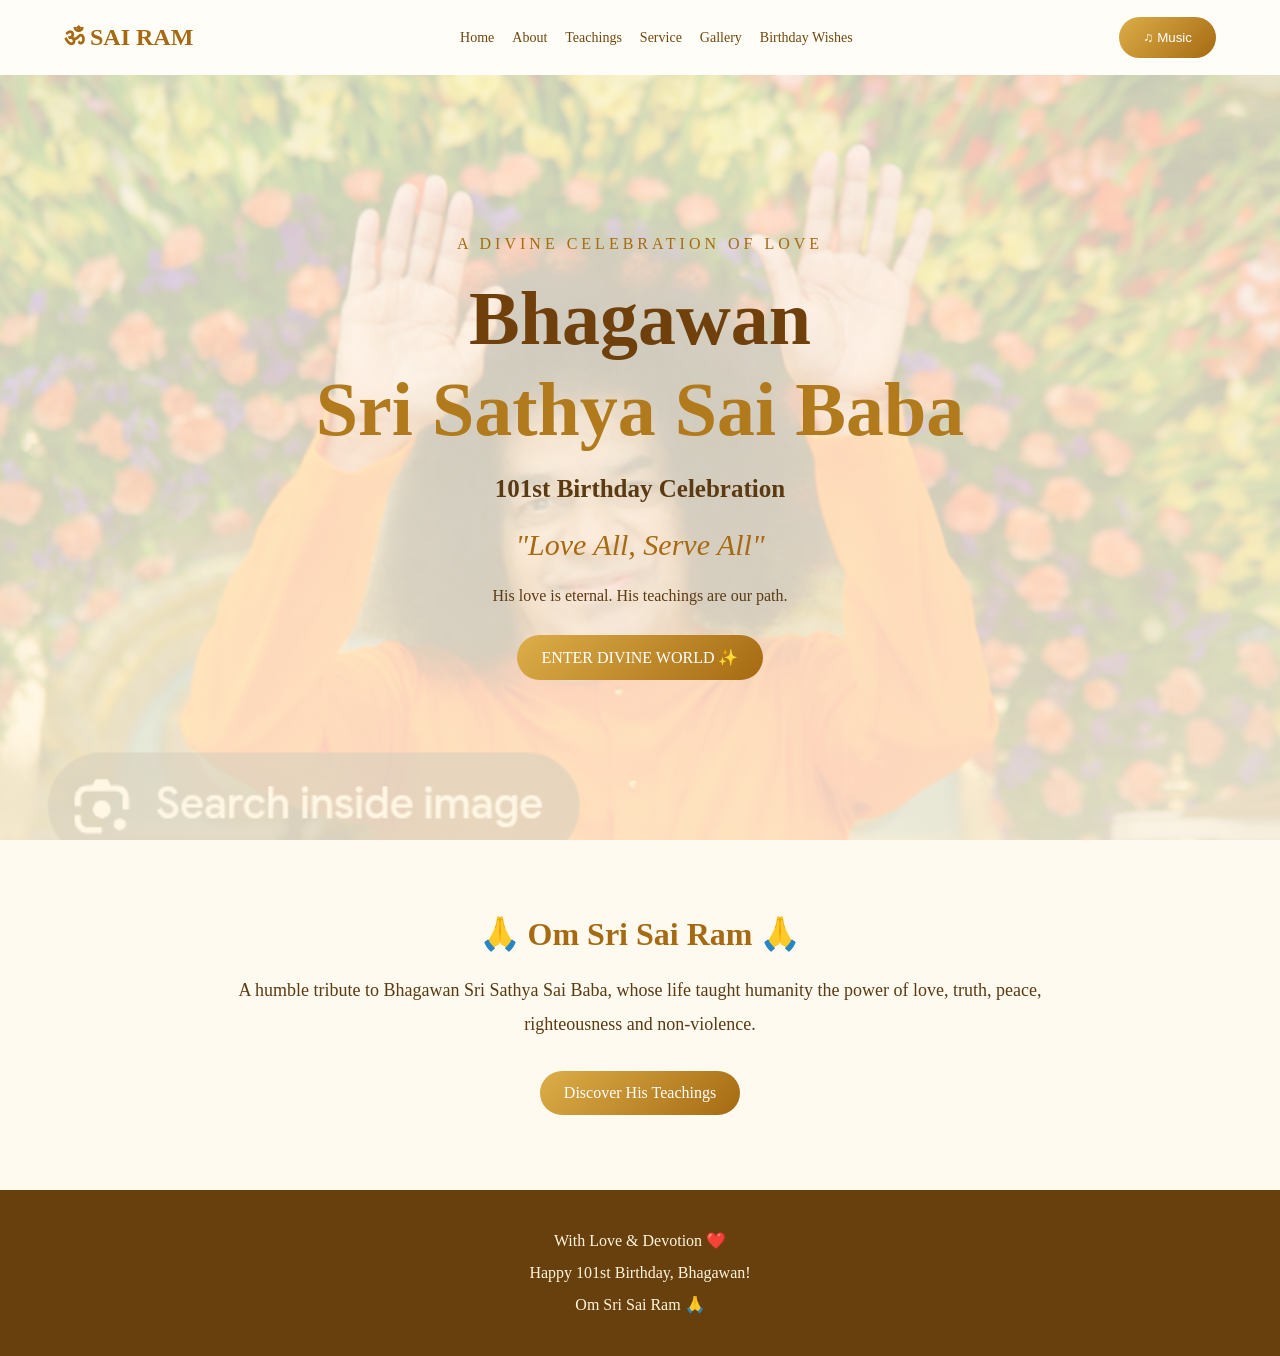
<file: index.html>
<!DOCTYPE html>
<html lang="en">
<head>
<meta charset="UTF-8">
<meta name="viewport" content="width=device-width, initial-scale=1.0">
<title>Sri Sathya Sai Baba | Divine Birthday Tribute</title>
<link rel="stylesheet" href="css/style.css">
</head>
<body>

<header>
    <div class="logo">ॐ SAI RAM</div>
    <nav>
        <a href="index.html">Home</a>
        <a href="about.html">About</a>
        <a href="teachings.html">Teachings</a>
        <a href="service.html">Service</a>
        <a href="gallery.html">Gallery</a>
        <a href="wishes.html">Birthday Wishes</a>
    </nav>
    <button id="musicBtn" onclick="toggleMusic()">♫ Music</button>
</header>

<audio id="bgMusic" loop>
    <source src="music/devotional.mp3" type="audio/mpeg">
</audio>

<section class="hero">
    <div class="hero-content">
        <p class="welcome">A DIVINE CELEBRATION OF LOVE</p>
        <h1>Bhagawan<br><span>Sri Sathya Sai Baba</span></h1>
        <h2>101st Birthday Celebration</h2>
        <p class="quote">"Love All, Serve All"</p>
        <p class="sub">His love is eternal. His teachings are our path.</p>
        <a href="about.html" class="btn">ENTER DIVINE WORLD ✨</a>
    </div>
</section>

<section class="message">
    <h2>🙏 Om Sri Sai Ram 🙏</h2>
    <p>
    A humble tribute to Bhagawan Sri Sathya Sai Baba,
    whose life taught humanity the power of love,
    truth, peace, righteousness and non-violence.
    </p>
    <a href="teachings.html" class="btn">Discover His Teachings</a>
</section>

<footer>
    <p>With Love & Devotion ❤️</p>
    <p>Happy 101st Birthday, Bhagawan!</p>
    <p>Om Sri Sai Ram 🙏</p>
</footer>

<script src="js/script.js"></script>
</body>
</html>
</file>
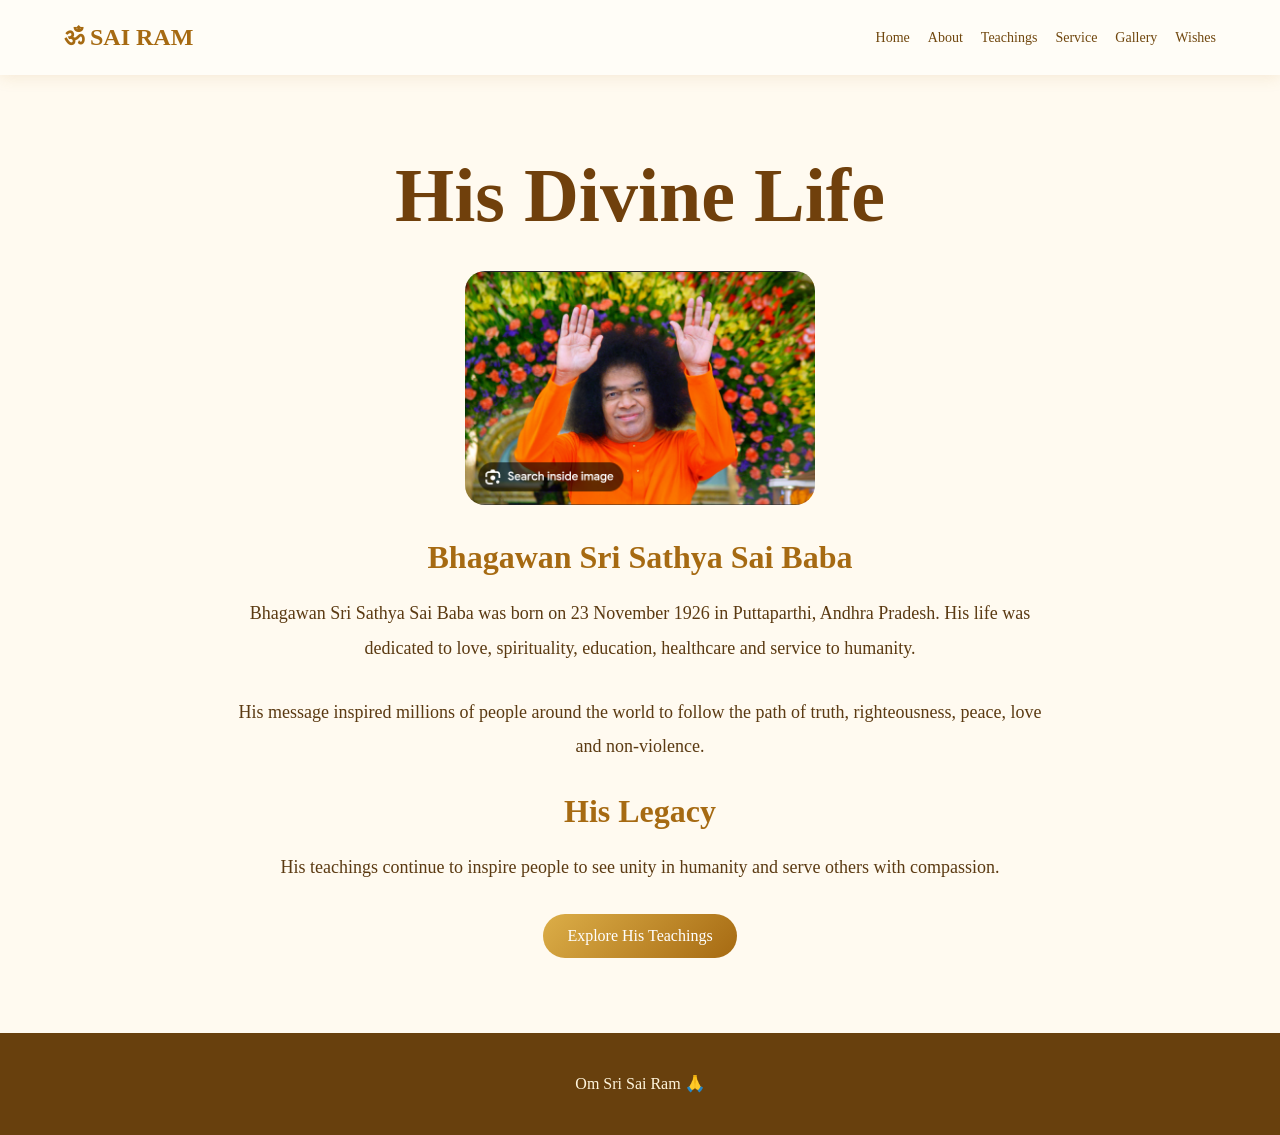
<file: about.html>
<!DOCTYPE html>
<html lang="en">
<head>
<meta charset="UTF-8">
<meta name="viewport" content="width=device-width, initial-scale=1.0">
<title>About Bhagawan | Om Sai Ram</title>
<link rel="stylesheet" href="css/style.css">
</head>
<body>
<header>
<div class="logo">ॐ SAI RAM</div>
<nav>
<a href="index.html">Home</a>
<a href="about.html">About</a>
<a href="teachings.html">Teachings</a>
<a href="service.html">Service</a>
<a href="gallery.html">Gallery</a>
<a href="wishes.html">Wishes</a>
</nav>
</header>

<section class="message">
<h1>His Divine Life</h1>
<img src="images/sai-baba.jpg" alt="Sri Sathya Sai Baba" style="width:min(100%,350px);border-radius:20px;margin:30px auto;">
<h2>Bhagawan Sri Sathya Sai Baba</h2>
<p>Bhagawan Sri Sathya Sai Baba was born on 23 November 1926 in Puttaparthi, Andhra Pradesh. His life was dedicated to love, spirituality, education, healthcare and service to humanity.</p>
<p>His message inspired millions of people around the world to follow the path of truth, righteousness, peace, love and non-violence.</p>
<h2>His Legacy</h2>
<p>His teachings continue to inspire people to see unity in humanity and serve others with compassion.</p>
<a href="teachings.html" class="btn">Explore His Teachings</a>
</section>
<footer>Om Sri Sai Ram 🙏</footer>
</body>
</html>
</file>
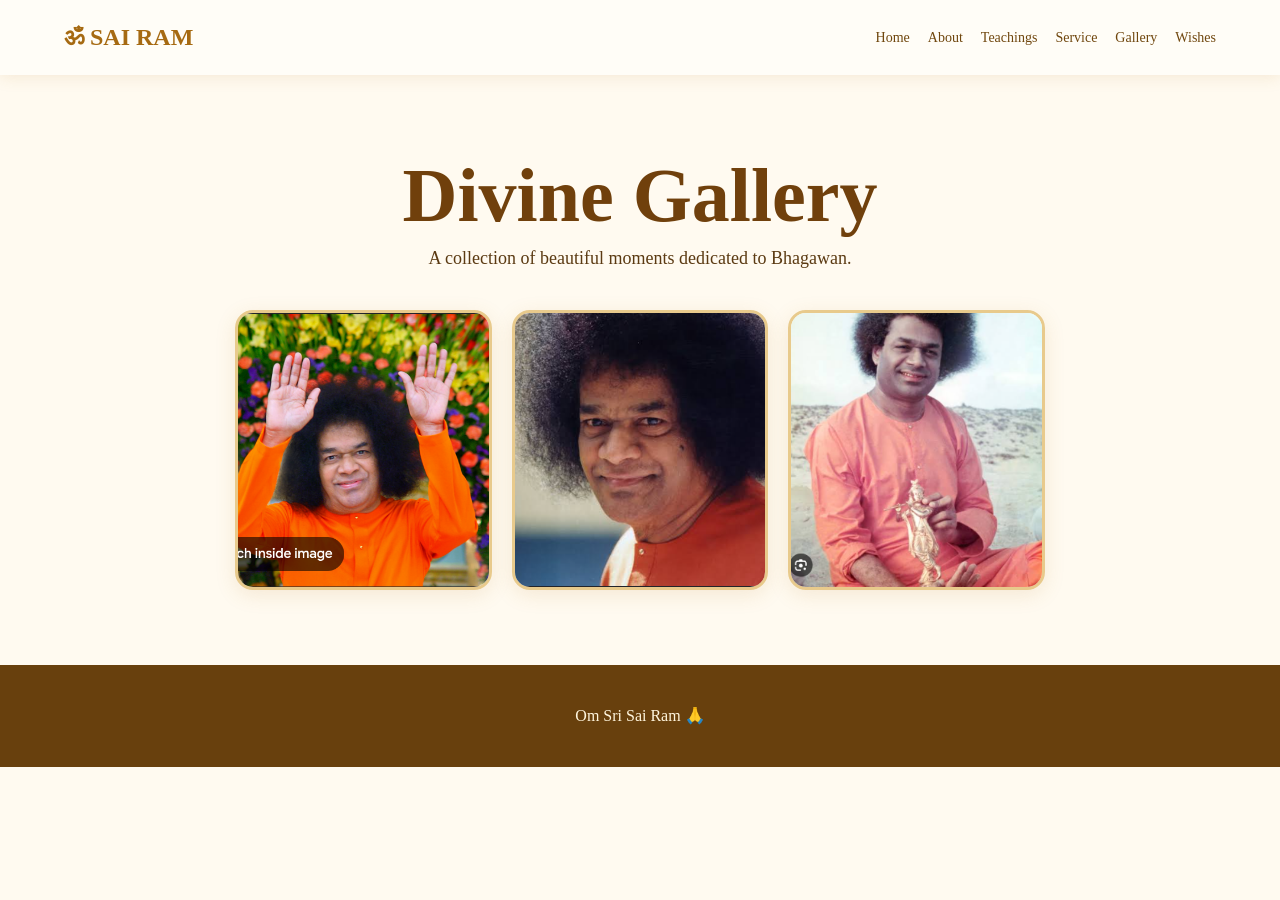
<file: gallery.html>
<!DOCTYPE html>
<html lang="en">
<head>
<meta charset="UTF-8">
<meta name="viewport" content="width=device-width, initial-scale=1.0">
<title>Divine Gallery | Sai Baba</title>
<link rel="stylesheet" href="css/style.css">
</head>
<body>
<header>
<div class="logo">ॐ SAI RAM</div>
<nav>
<a href="index.html">Home</a>
<a href="about.html">About</a>
<a href="teachings.html">Teachings</a>
<a href="service.html">Service</a>
<a href="gallery.html">Gallery</a>
<a href="wishes.html">Wishes</a>
</nav>
</header>

<section class="message">
<h1>Divine Gallery</h1>
<p>A collection of beautiful moments dedicated to Bhagawan.</p>

<div class="gallery">
<img src="images/sai-baba.jpg" alt="Sai Baba portrait">
<img src="images/sai-baba-2.jpg" alt="Sai Baba devotional photo">
<img src="images/sai-baba-3.jpg" alt="Sai Baba blessing">
</div>
</section>
<footer>Om Sri Sai Ram 🙏</footer>
</body>
</html>
</file>
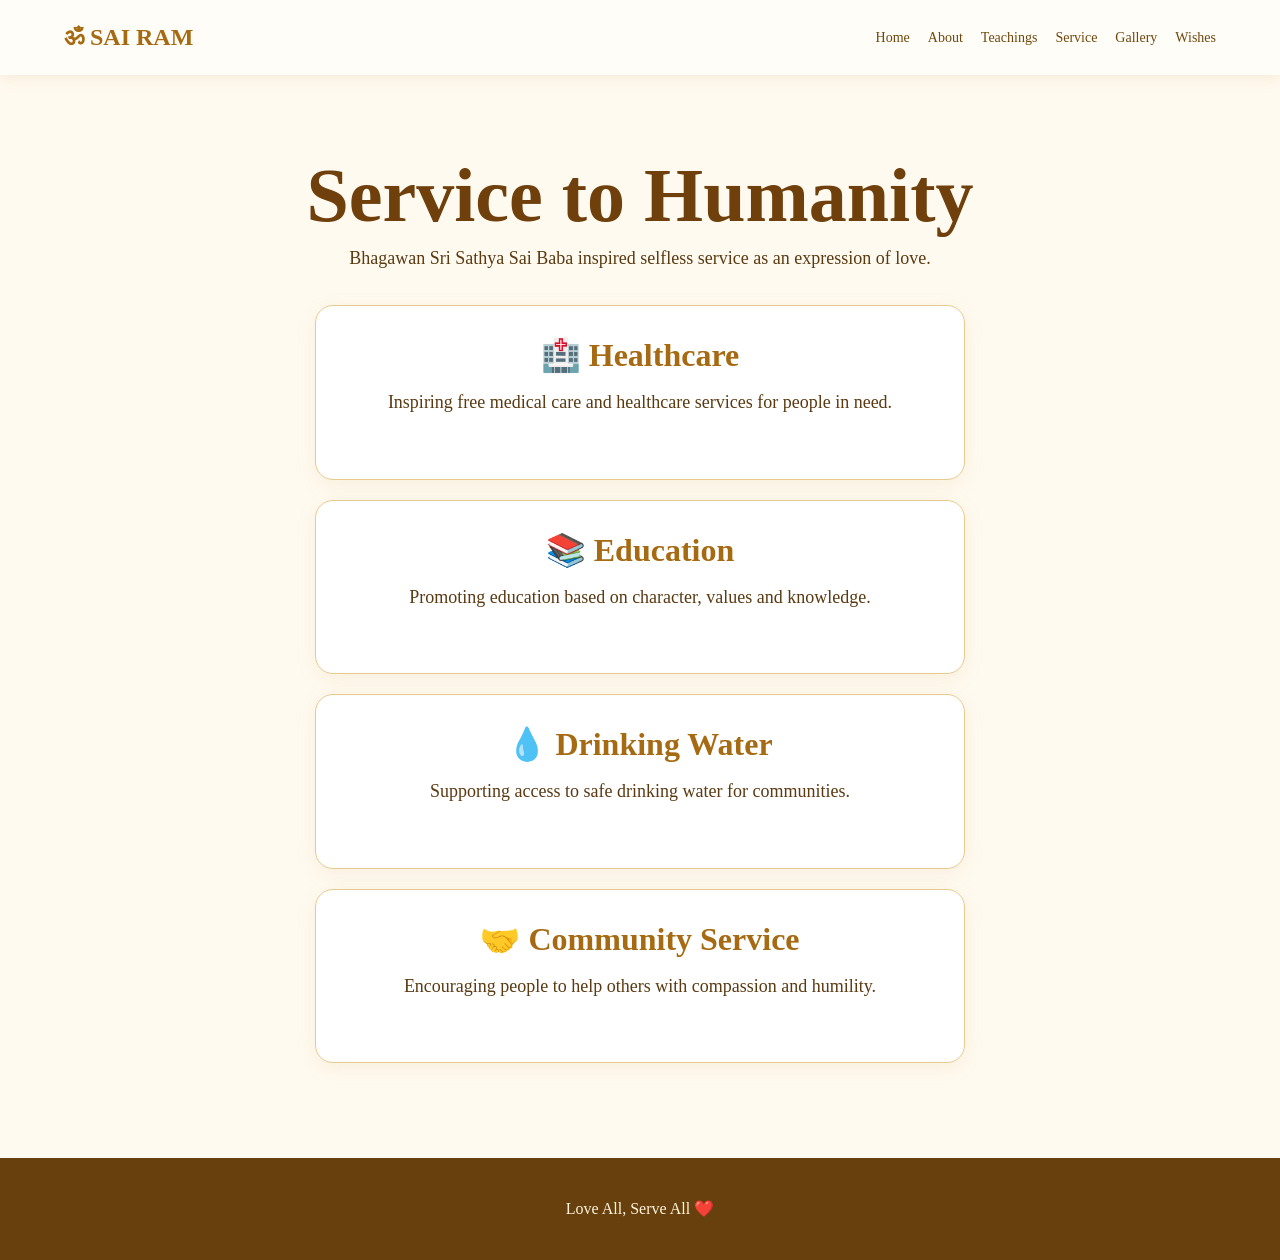
<file: service.html>
<!DOCTYPE html>
<html lang="en">
<head>
<meta charset="UTF-8">
<meta name="viewport" content="width=device-width, initial-scale=1.0">
<title>Service to Humanity | Sai Baba</title>
<link rel="stylesheet" href="css/style.css">
</head>
<body>
<header>
<div class="logo">ॐ SAI RAM</div>
<nav>
<a href="index.html">Home</a>
<a href="about.html">About</a>
<a href="teachings.html">Teachings</a>
<a href="service.html">Service</a>
<a href="gallery.html">Gallery</a>
<a href="wishes.html">Wishes</a>
</nav>
</header>

<section class="message">
<h1>Service to Humanity</h1>
<p>Bhagawan Sri Sathya Sai Baba inspired selfless service as an expression of love.</p>

<div class="value-card">
<h2>🏥 Healthcare</h2>
<p>Inspiring free medical care and healthcare services for people in need.</p>
</div>

<div class="value-card">
<h2>📚 Education</h2>
<p>Promoting education based on character, values and knowledge.</p>
</div>

<div class="value-card">
<h2>💧 Drinking Water</h2>
<p>Supporting access to safe drinking water for communities.</p>
</div>

<div class="value-card">
<h2>🤝 Community Service</h2>
<p>Encouraging people to help others with compassion and humility.</p>
</div>
</section>
<footer>Love All, Serve All ❤️</footer>
</body>
</html>
</file>
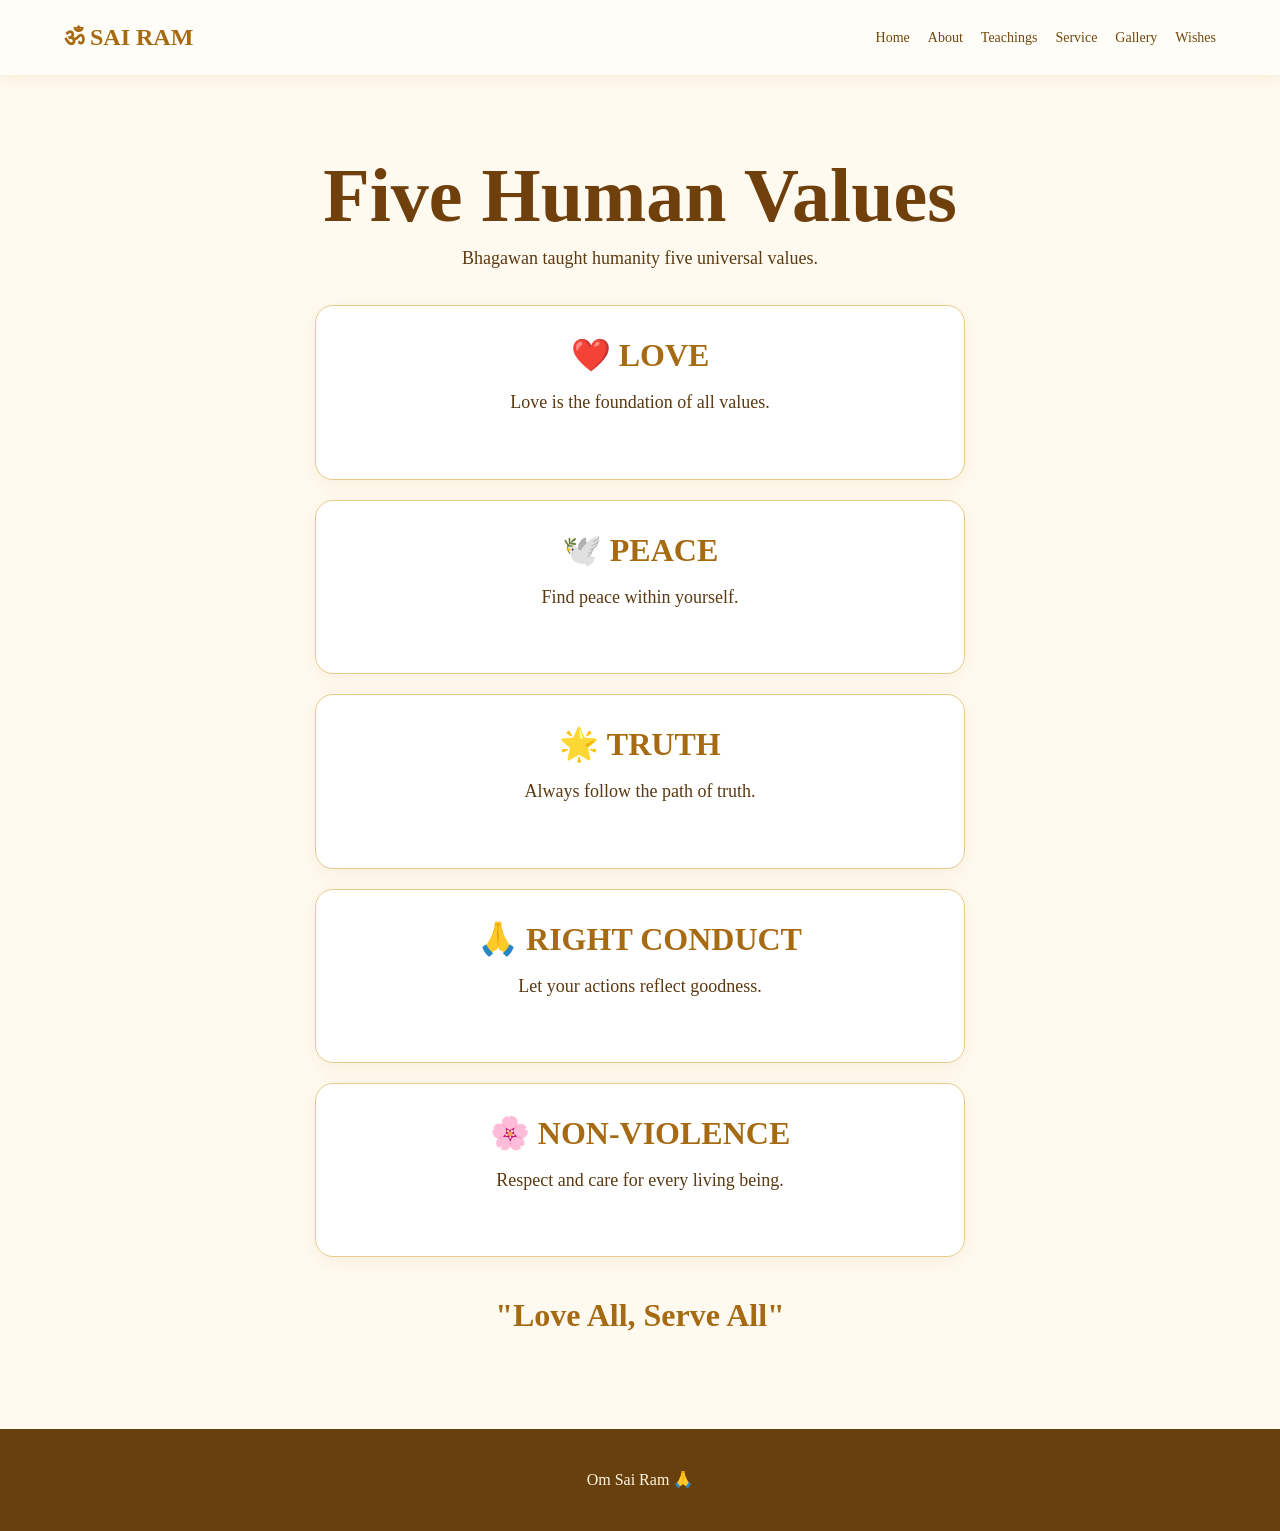
<file: teachings.html>
<!DOCTYPE html>
<html lang="en">
<head>
<meta charset="UTF-8">
<meta name="viewport" content="width=device-width, initial-scale=1.0">
<title>Divine Teachings | Sai Baba</title>
<link rel="stylesheet" href="css/style.css">
</head>
<body>
<header>
<div class="logo">ॐ SAI RAM</div>
<nav>
<a href="index.html">Home</a>
<a href="about.html">About</a>
<a href="teachings.html">Teachings</a>
<a href="service.html">Service</a>
<a href="gallery.html">Gallery</a>
<a href="wishes.html">Wishes</a>
</nav>
</header>

<section class="message">
<h1>Five Human Values</h1>
<p>Bhagawan taught humanity five universal values.</p>

<div class="value-card">
<h2>❤️ LOVE</h2>
<p>Love is the foundation of all values.</p>
</div>
<div class="value-card">
<h2>🕊️ PEACE</h2>
<p>Find peace within yourself.</p>
</div>
<div class="value-card">
<h2>🌟 TRUTH</h2>
<p>Always follow the path of truth.</p>
</div>
<div class="value-card">
<h2>🙏 RIGHT CONDUCT</h2>
<p>Let your actions reflect goodness.</p>
</div>
<div class="value-card">
<h2>🌸 NON-VIOLENCE</h2>
<p>Respect and care for every living being.</p>
</div>

<h2 style="margin-top:40px;">"Love All, Serve All"</h2>
</section>
<footer>Om Sai Ram 🙏</footer>
</body>
</html>
</file>
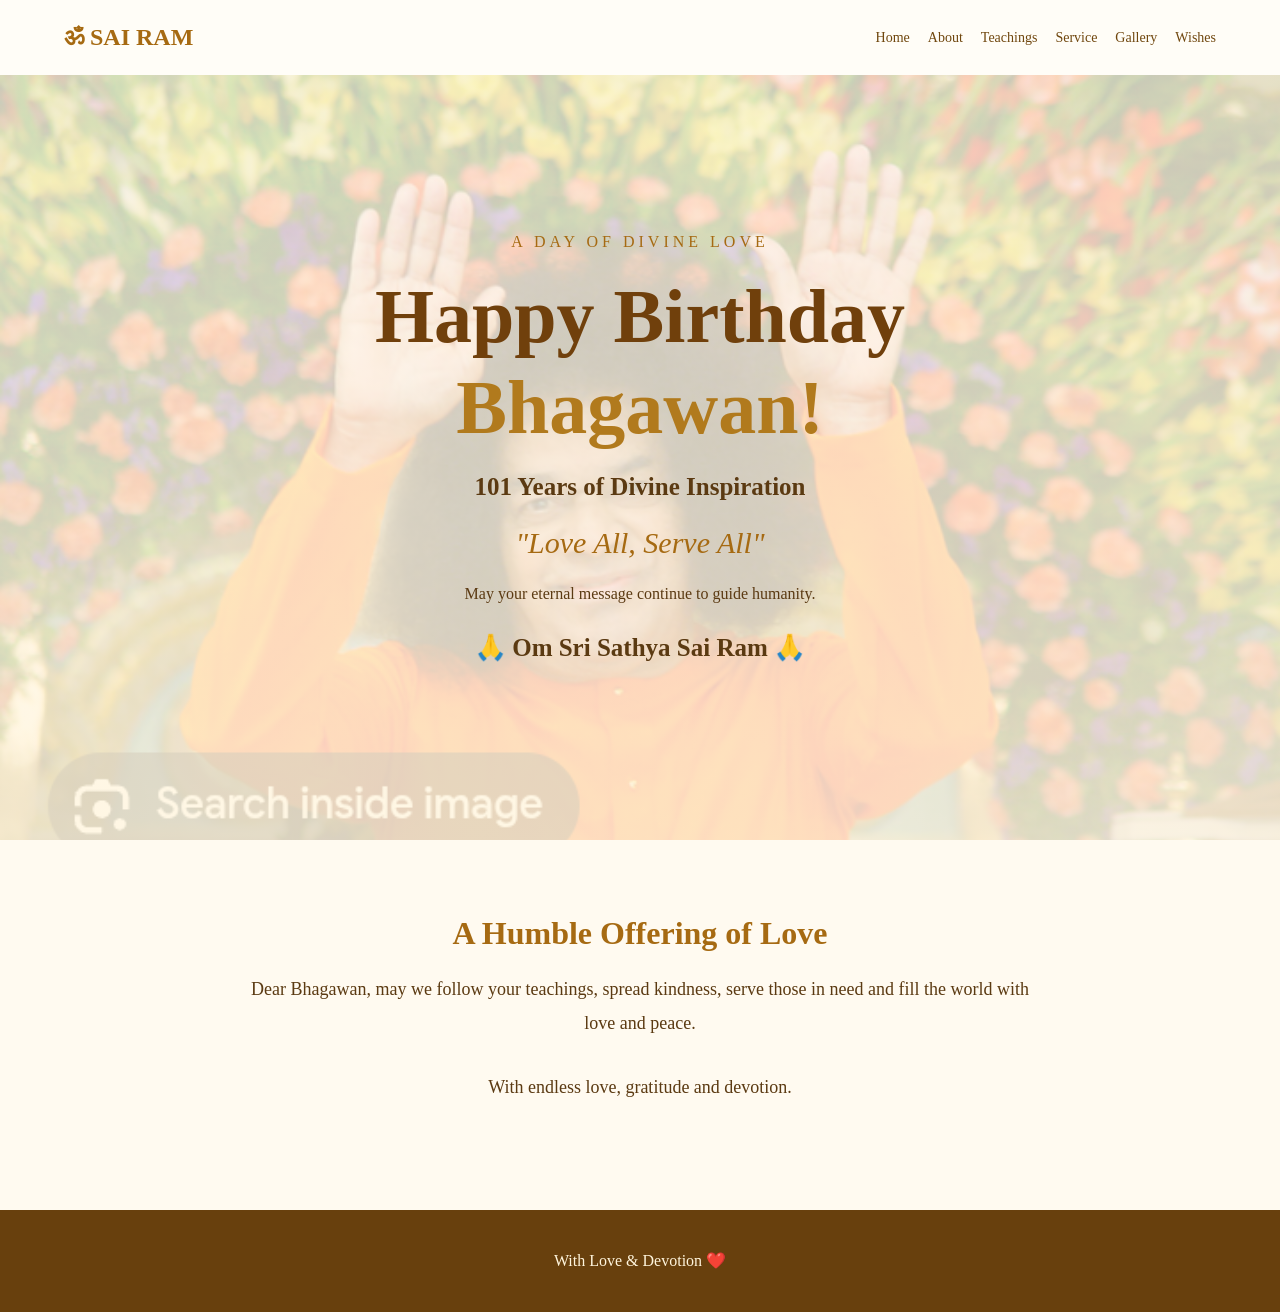
<file: wishes.html>
<!DOCTYPE html>
<html lang="en">
<head>
<meta charset="UTF-8">
<meta name="viewport" content="width=device-width, initial-scale=1.0">
<title>Happy Birthday Bhagawan | Sai Baba</title>
<link rel="stylesheet" href="css/style.css">
</head>
<body>
<header>
<div class="logo">ॐ SAI RAM</div>
<nav>
<a href="index.html">Home</a>
<a href="about.html">About</a>
<a href="teachings.html">Teachings</a>
<a href="service.html">Service</a>
<a href="gallery.html">Gallery</a>
<a href="wishes.html">Wishes</a>
</nav>
</header>

<section class="hero">
<div class="hero-content">
<p class="welcome">A DAY OF DIVINE LOVE</p>
<h1>Happy Birthday<br><span>Bhagawan!</span></h1>
<h2>101 Years of Divine Inspiration</h2>
<p class="quote">"Love All, Serve All"</p>
<p class="sub">May your eternal message continue to guide humanity.</p>
<h2>🙏 Om Sri Sathya Sai Ram 🙏</h2>
</div>
</section>

<section class="message">
<h2>A Humble Offering of Love</h2>
<p>Dear Bhagawan, may we follow your teachings, spread kindness, serve those in need and fill the world with love and peace.</p>
<p>With endless love, gratitude and devotion.</p>
</section>
<footer>With Love & Devotion ❤️</footer>
</body>
</html>
</file>
<file: css/style.css>
* {
    margin: 0;
    padding: 0;
    box-sizing: border-box;
}

body {
    font-family: Georgia, serif;
    background: #fffaf0;
    color: #5b3a12;
}

header {
    min-height: 75px;
    padding: 15px 5%;
    display: flex;
    justify-content: space-between;
    align-items: center;
    gap: 15px;
    flex-wrap: wrap;
    background: #fffdf7;
    box-shadow: 0 2px 15px #b8863325;
}

.logo {
    font-size: 24px;
    font-weight: bold;
    color: #a66a12;
}

nav {
    display: flex;
    gap: 18px;
    flex-wrap: wrap;
}

nav a {
    text-decoration: none;
    color: #70470e;
    font-size: 14px;
}

nav a:hover {
    color: #d69a22;
}

button, .btn {
    background: linear-gradient(135deg, #dcae48, #a66a12);
    color: white;
    border: none;
    padding: 13px 24px;
    border-radius: 30px;
    cursor: pointer;
    text-decoration: none;
    display: inline-block;
}

.hero {
    min-height: 85vh;
    display: flex;
    align-items: center;
    justify-content: center;
    text-align: center;
    padding: 60px 20px;
    background:
    linear-gradient(#fff9e8c9, #fff5dfd9),
    url("../images/sai-baba.jpg") center 25%/cover no-repeat;
}

.hero-content {
    max-width: 800px;
    animation: appear 1.5s ease;
}

.welcome {
    letter-spacing: 4px;
    color: #a66a12;
    margin-bottom: 20px;
}

h1 {
    font-size: clamp(38px, 7vw, 76px);
    color: #70400c;
    line-height: 1.2;
}

h1 span {
    color: #b17a1d;
}

.hero h2 {
    margin: 20px 0;
    font-size: 25px;
}

.quote {
    font-size: 30px;
    color: #a66a12;
    font-style: italic;
    margin: 25px 0;
}

.sub {
    margin-bottom: 30px;
}

.message {
    padding: 75px 20px;
    text-align: center;
    max-width: 850px;
    margin: auto;
}

.message h2 {
    color: #a66a12;
    margin-bottom: 20px;
    font-size: 32px;
}

.message p {
    line-height: 1.9;
    margin-bottom: 30px;
    font-size: 18px;
}

footer {
    text-align: center;
    padding: 35px;
    background: #68400d;
    color: #fff5dd;
    line-height: 2;
}

@keyframes appear {
    from { opacity: 0; transform: translateY(30px); }
    to { opacity: 1; transform: translateY(0); }
}

@media(max-width: 700px) {
    header {
        justify-content: center;
    }
    nav {
        justify-content: center;
        gap: 12px;
    }
    .hero {
        min-height: 75vh;
    }
}

.value-card {
    background: #fff;
    border: 1px solid #e8ca8c;
    padding: 30px;
    margin: 20px auto;
    max-width: 650px;
    border-radius: 18px;
    box-shadow: 0 5px 20px #b8863318;
}

.value-card h2 {
    color: #a66a12;
    margin-bottom: 12px;
}

.value-card p {
    line-height: 1.8;
}

.gallery {
    display: grid;
    grid-template-columns: repeat(auto-fit, minmax(220px, 1fr));
    gap: 20px;
    margin-top: 35px;
}

.gallery img {
    width: 100%;
    height: 280px;
    object-fit: cover;
    border-radius: 18px;
    border: 3px solid #e8ca8c;
    box-shadow: 0 5px 20px #b8863325;
}
</file>
